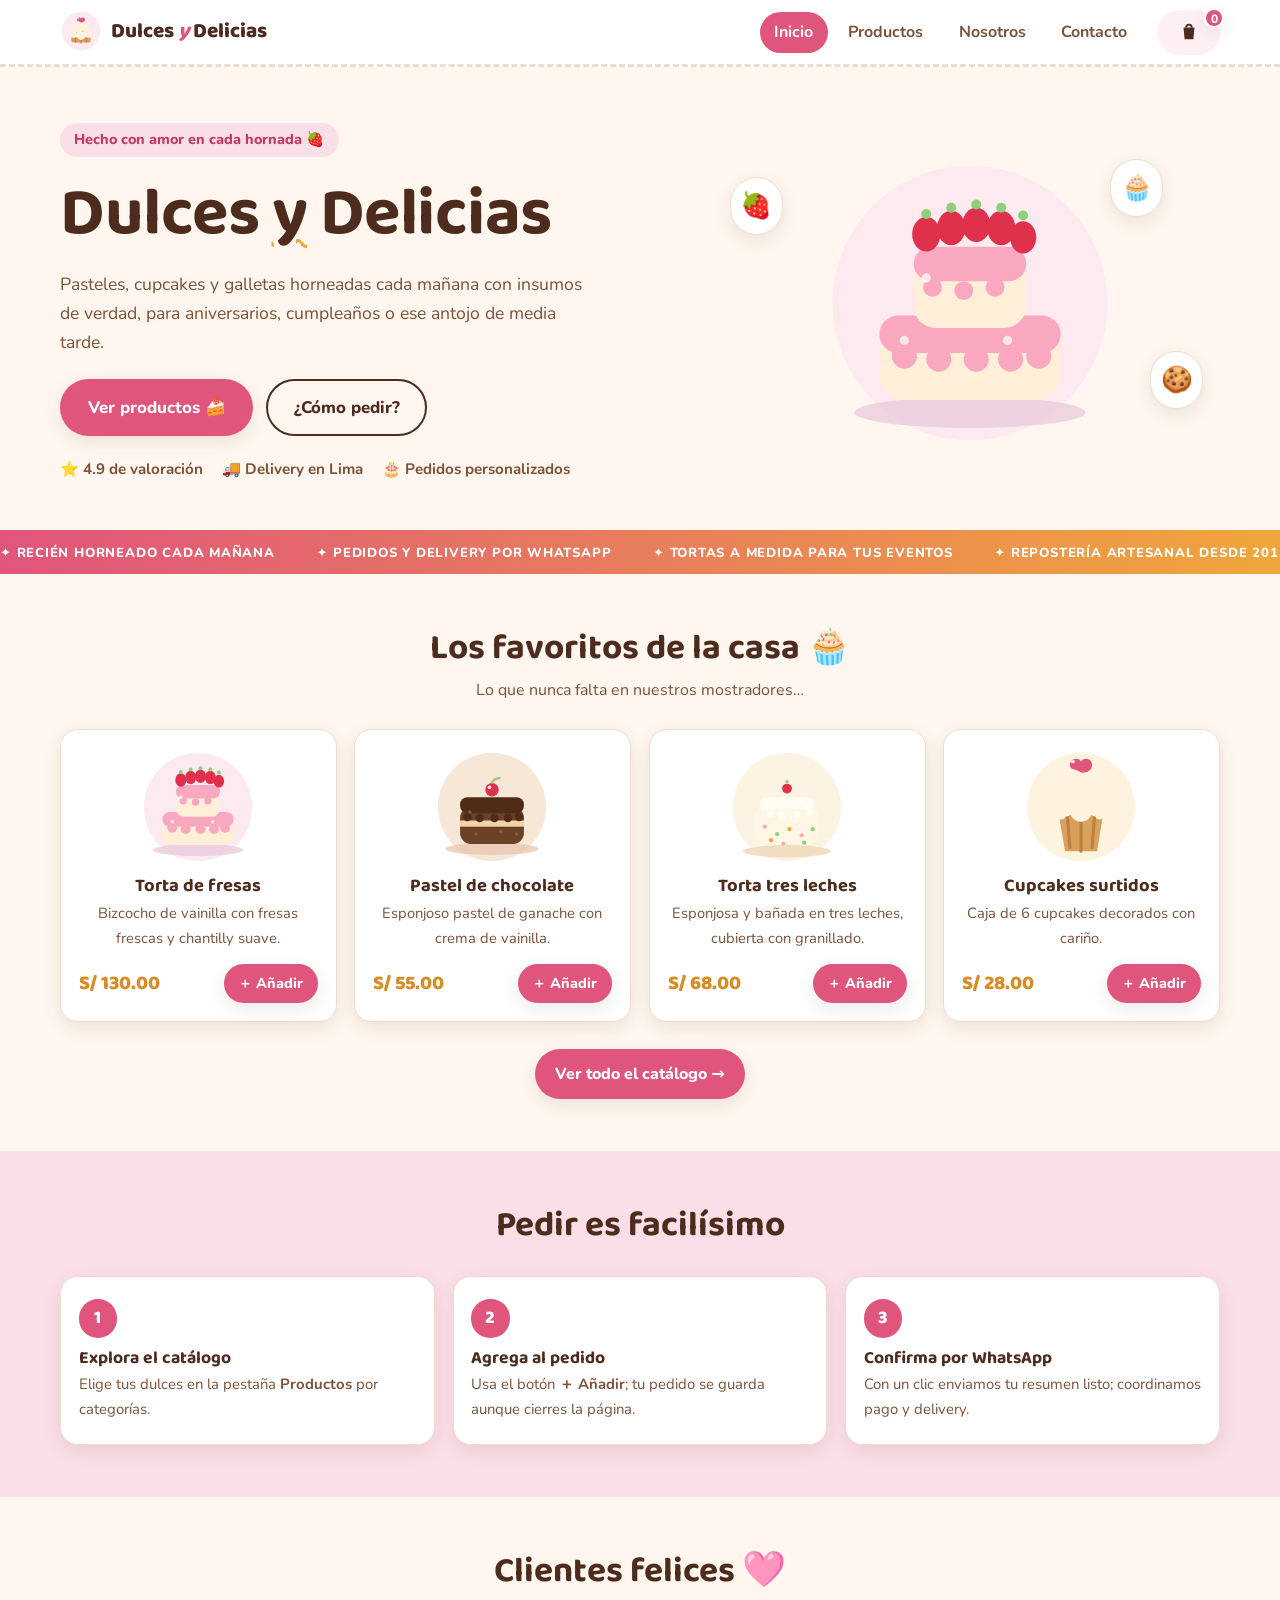
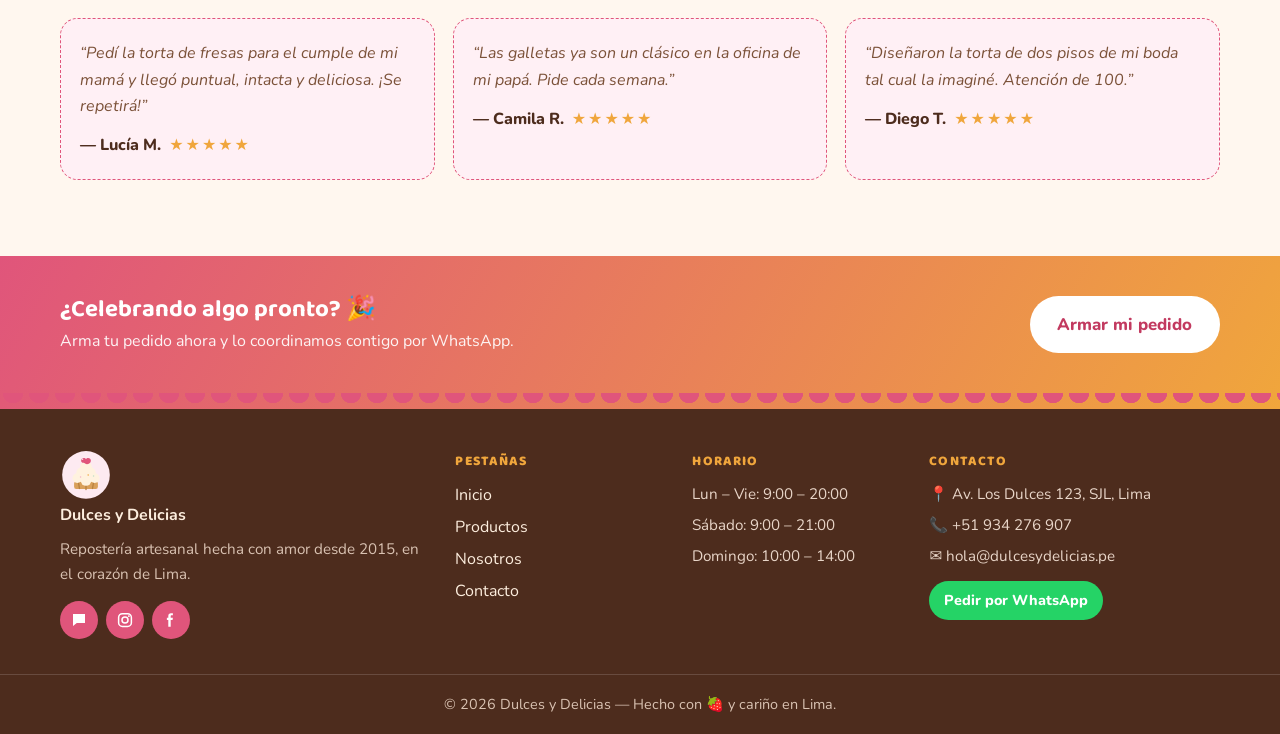
<file: index.html>
<!DOCTYPE html>
<html lang="es">
<head>
  <meta charset="UTF-8" />
  <meta name="viewport" content="width=device-width, initial-scale=1.0" />
  <title>Dulces y Delicias | Repostería artesanal en Lima</title>
  <meta name="description" content="Pasteles, cupcakes y galletas recién horneadas. Pedidos por WhatsApp y delivery en Lima." />
  <meta name="theme-color" content="#e0557b" />
  <link rel="canonical" href="https://matatenas390.github.io/DulcesyDelicias/" />
  <!-- Open Graph: así se ve la página al compartirla por WhatsApp/Facebook -->
  <meta property="og:title" content="Dulces y Delicias | Repostería artesanal en Lima" />
  <meta property="og:description" content="Pasteles, cupcakes y galletas recién horneadas. Pedidos por WhatsApp y delivery en Lima." />
  <meta property="og:type" content="website" />
  <meta property="og:url" content="https://matatenas390.github.io/DulcesyDelicias/" />
  <meta property="og:site_name" content="Dulces y Delicias" />
  <meta property="og:locale" content="es_PE" />
  <meta name="twitter:card" content="summary" />
  <meta name="twitter:title" content="Dulces y Delicias | Repostería artesanal en Lima" />
  <meta name="twitter:description" content="Pasteles, cupcakes y galletas recién horneadas. Pedidos por WhatsApp y delivery en Lima." />
  <link rel="icon" type="image/svg+xml" href="img/favicon.svg" />
  <link rel="preconnect" href="https://fonts.googleapis.com" />
  <link rel="preconnect" href="https://fonts.gstatic.com" crossorigin />
  <link href="https://fonts.googleapis.com/css2?family=Baloo+2:wght@600;700;800&family=Nunito:wght@400;600;700&display=swap" rel="stylesheet" />
  <link rel="stylesheet" href="css/styles.css" />
</head>
<body class="pg-inicio" data-pagina="index">

  <a class="skip-link" href="#contenido">Saltar al contenido principal</a>

  <header class="header">
    <nav class="container barra" aria-label="Navegación principal">
      <a class="marca" href="index.html">
        <img src="img/logo.svg" alt="" width="42" height="42" />
        <span class="marca__texto">Dulces <em>y</em> Delicias</span>
      </a>

      <ul class="menu" id="menu">
        <li><a href="index.html" aria-current="page">Inicio</a></li>
        <li><a href="productos.html">Productos</a></li>
        <li><a href="nosotros.html">Nosotros</a></li>
        <li><a href="contacto.html">Contacto</a></li>
      </ul>

      <div class="barra__acciones">
        <button id="btn-carrito" class="btn btn--icono" aria-label="Abrir mi pedido">
          <svg viewBox="0 0 24 24" width="22" height="22" aria-hidden="true">
            <path d="M6 7h12l-1.2 13H7.2L6 7z" fill="currentColor"/>
            <path d="M9 7a3 3 0 0 1 6 0" fill="none" stroke="currentColor" stroke-width="2"/>
          </svg>
          <span id="badge-carrito" class="badge" hidden>0</span>
        </button>
        <button id="btn-menu" class="btn btn--icono btn-menu" aria-expanded="false" aria-controls="menu">☰</button>
      </div>
    </nav>
  </header>

  <main id="contenido">
    <!-- ===== HERO: lo primero que se ve al entrar ===== -->
    <section class="hero">
      <div class="container hero__grid">
        <div class="hero__texto">
          <p class="etiqueta">Hecho con amor en cada hornada 🍓</p>
          <h1>Dulces <span class="subrayado">y</span> Delicias</h1>
          <p class="hero__frase">
            Pasteles, cupcakes y galletas horneadas cada mañana con insumos de verdad,
            para aniversarios, cumpleaños o ese antojo de media tarde.
          </p>
          <div class="hero__acciones">
            <a href="productos.html" class="btn btn--primario btn--grande">Ver productos 🍰</a>
            <a href="#como-pedir" class="btn btn--contorno btn--grande">¿Cómo pedir?</a>
          </div>
          <ul class="hero__mini">
            <li>⭐ 4.9 de valoración</li>
            <li>🚚 Delivery en Lima</li>
            <li>🎂 Pedidos personalizados</li>
          </ul>
        </div>

        <div class="hero__arte">
          <img src="img/torta-fresas.svg" alt="Torta de fresas con dos pisos" width="300" height="300" decoding="async" />
          <span class="flotante" style="--x:2%;  --y:8%;  --d:.3s">🍓</span>
          <span class="flotante" style="--x:78%; --y:2%;  --d:0s">🧁</span>
          <span class="flotante" style="--x:86%; --y:66%; --d:.6s">🍪</span>
        </div>
      </div>
    </section>

    <!-- ===== CINTA EN MOVIMIENTO ===== -->
    <div class="cinta" aria-hidden="true">
      <div class="cinta__pista" id="cinta-pista">
        <span>✦ Recién horneado cada mañana</span>
        <span>✦ Pedidos y delivery por WhatsApp</span>
        <span>✦ Tortas a medida para tus eventos</span>
        <span>✦ Repostería artesanal desde 2015</span>
      </div>
    </div>

    <!-- ===== PRODUCTOS DESTACADOS ===== -->
    <section id="destacados" class="seccion container">
      <h2 class="titulo-seccion aparecer">Los favoritos de la casa 🧁</h2>
      <p class="seccion-sub aparecer">Lo que nunca falta en nuestros mostradores…</p>
      <div class="grid-producto" id="grid-destacados"></div>
      <div class="centrado aparecer">
        <a href="productos.html" class="btn btn--primario">Ver todo el catálogo →</a>
      </div>
    </section>

    <!-- ===== CÓMO PEDIR ===== -->
    <section id="como-pedir" class="seccion seccion--rosa">
      <div class="container">
        <h2 class="titulo-seccion aparecer">Pedir es facilísimo</h2>
        <ol class="pasos">
          <li class="aparecer" style="--retraso:.05s">
            <span class="paso__num">1</span>
            <h3>Explora el catálogo</h3>
            <p>Elige tus dulces en la pestaña <strong>Productos</strong> por categorías.</p>
          </li>
          <li class="aparecer" style="--retraso:.15s">
            <span class="paso__num">2</span>
            <h3>Agrega al pedido</h3>
            <p>Usa el botón <strong>＋ Añadir</strong>; tu pedido se guarda aunque cierres la página.</p>
          </li>
          <li class="aparecer" style="--retraso:.25s">
            <span class="paso__num">3</span>
            <h3>Confirma por WhatsApp</h3>
            <p>Con un clic enviamos tu resumen listo; coordinamos pago y delivery.</p>
          </li>
        </ol>
      </div>
    </section>

    <!-- ===== TESTIMONIOS ===== -->
    <section class="seccion container">
      <h2 class="titulo-seccion aparecer">Clientes felices 🩷</h2>
      <div class="grid-comentario">
        <figure class="comentario aparecer" style="--retraso:0s">
          <p>“Pedí la torta de fresas para el cumple de mi mamá y llegó puntual, intacta y deliciosa. ¡Se repetirá!”</p>
          <figcaption>— Lucía M. <span class="estrellas">★★★★★</span></figcaption>
        </figure>
        <figure class="comentario aparecer" style="--retraso:.12s">
          <p>“Las galletas ya son un clásico en la oficina de mi papá. Pide cada semana.”</p>
          <figcaption>— Camila R. <span class="estrellas">★★★★★</span></figcaption>
        </figure>
        <figure class="comentario aparecer" style="--retraso:.24s">
          <p>“Diseñaron la torta de dos pisos de mi boda tal cual la imaginé. Atención de 100.”</p>
          <figcaption>— Diego T. <span class="estrellas">★★★★★</span></figcaption>
        </figure>
      </div>
    </section>

    <!-- ===== LLAMADO FINAL ===== -->
    <section class="banda-cta">
      <div class="container banda-cta__flex">
        <div>
          <h2>¿Celebrando algo pronto? 🎉</h2>
          <p>Arma tu pedido ahora y lo coordinamos contigo por WhatsApp.</p>
        </div>
        <a class="btn btn--blanco btn--grande" href="productos.html">Armar mi pedido</a>
      </div>
      <div class="ola" aria-hidden="true"></div>
    </section>
  </main>

  <!-- ===== PIE DE PÁGINA ===== -->
  <footer class="footer">
    <div class="container footer__grid">
      <div class="footer__marca">
        <img src="img/logo.svg" alt="Logotipo de Dulces y Delicias" width="52" height="52" />
        <p><strong>Dulces y Delicias</strong></p>
        <p class="footer__frase">Repostería artesanal hecha con amor desde 2015, en el corazón de Lima.</p>
        <div class="redes">
          <a class="red" href="https://wa.me/51934276907" target="_blank" rel="noopener noreferrer" aria-label="WhatsApp">
            <svg viewBox="0 0 24 24" width="18" height="18" aria-hidden="true"><path fill="currentColor" d="M4 4h16v12H9l-5 4z"/></svg>
          </a>
          <a class="red" href="#" aria-label="Instagram">
            <svg viewBox="0 0 24 24" width="18" height="18" aria-hidden="true"><rect x="3.5" y="3.5" width="17" height="17" rx="5" fill="none" stroke="currentColor" stroke-width="2"/><circle cx="12" cy="12" r="4" fill="none" stroke="currentColor" stroke-width="2"/><circle cx="17.2" cy="6.8" r="1.3" fill="currentColor"/></svg>
          </a>
          <a class="red" href="#" aria-label="Facebook">
            <svg viewBox="0 0 24 24" width="18" height="18" aria-hidden="true"><path fill="currentColor" d="M14.5 3H12c-2.3 0-3.6 1.4-3.6 3.6V9H6.5v3H8.4v9h3.2v-9h2.5l.4-3h-2.9V6.9c0-.9.3-1.3 1.3-1.3h1.6z"/></svg>
          </a>
        </div>
      </div>

      <nav class="footer__col" aria-label="Pestañas del sitio">
        <p class="footer__titulo">Pestañas</p>
        <ul>
          <li><a href="index.html">Inicio</a></li>
          <li><a href="productos.html">Productos</a></li>
          <li><a href="nosotros.html">Nosotros</a></li>
          <li><a href="contacto.html">Contacto</a></li>
        </ul>
      </nav>

      <div class="footer__col">
        <p class="footer__titulo">Horario</p>
        <ul class="footer__data">
          <li>Lun – Vie: 9:00 – 20:00</li>
          <li>Sábado: 9:00 – 21:00</li>
          <li>Domingo: 10:00 – 14:00</li>
        </ul>
      </div>

      <div class="footer__col">
        <p class="footer__titulo">Contacto</p>
        <ul class="footer__data">
          <li>📍 Av. Los Dulces 123, SJL, Lima</li>
          <li>📞 +51 934 276 907</li>
          <li>✉️ hola@dulcesydelicias.pe</li>
        </ul>
        <a class="btn btn--whatsapp btn--mini" target="_blank" rel="noopener noreferrer"
           href="https://wa.me/51934276907?text=%C2%A1Hola%20Dulces%20y%20Delicias!%20%F0%9F%A7%81%20Quiero%20hacer%20un%20pedido.">Pedir por WhatsApp</a>
      </div>
    </div>
    <p class="footer__legal">© <span class="anio">2026</span> Dulces y Delicias — Hecho con 🍓 y cariño en Lima.</p>
  </footer>

  <script src="js/script.js"></script>
</body>
</html>
</file>
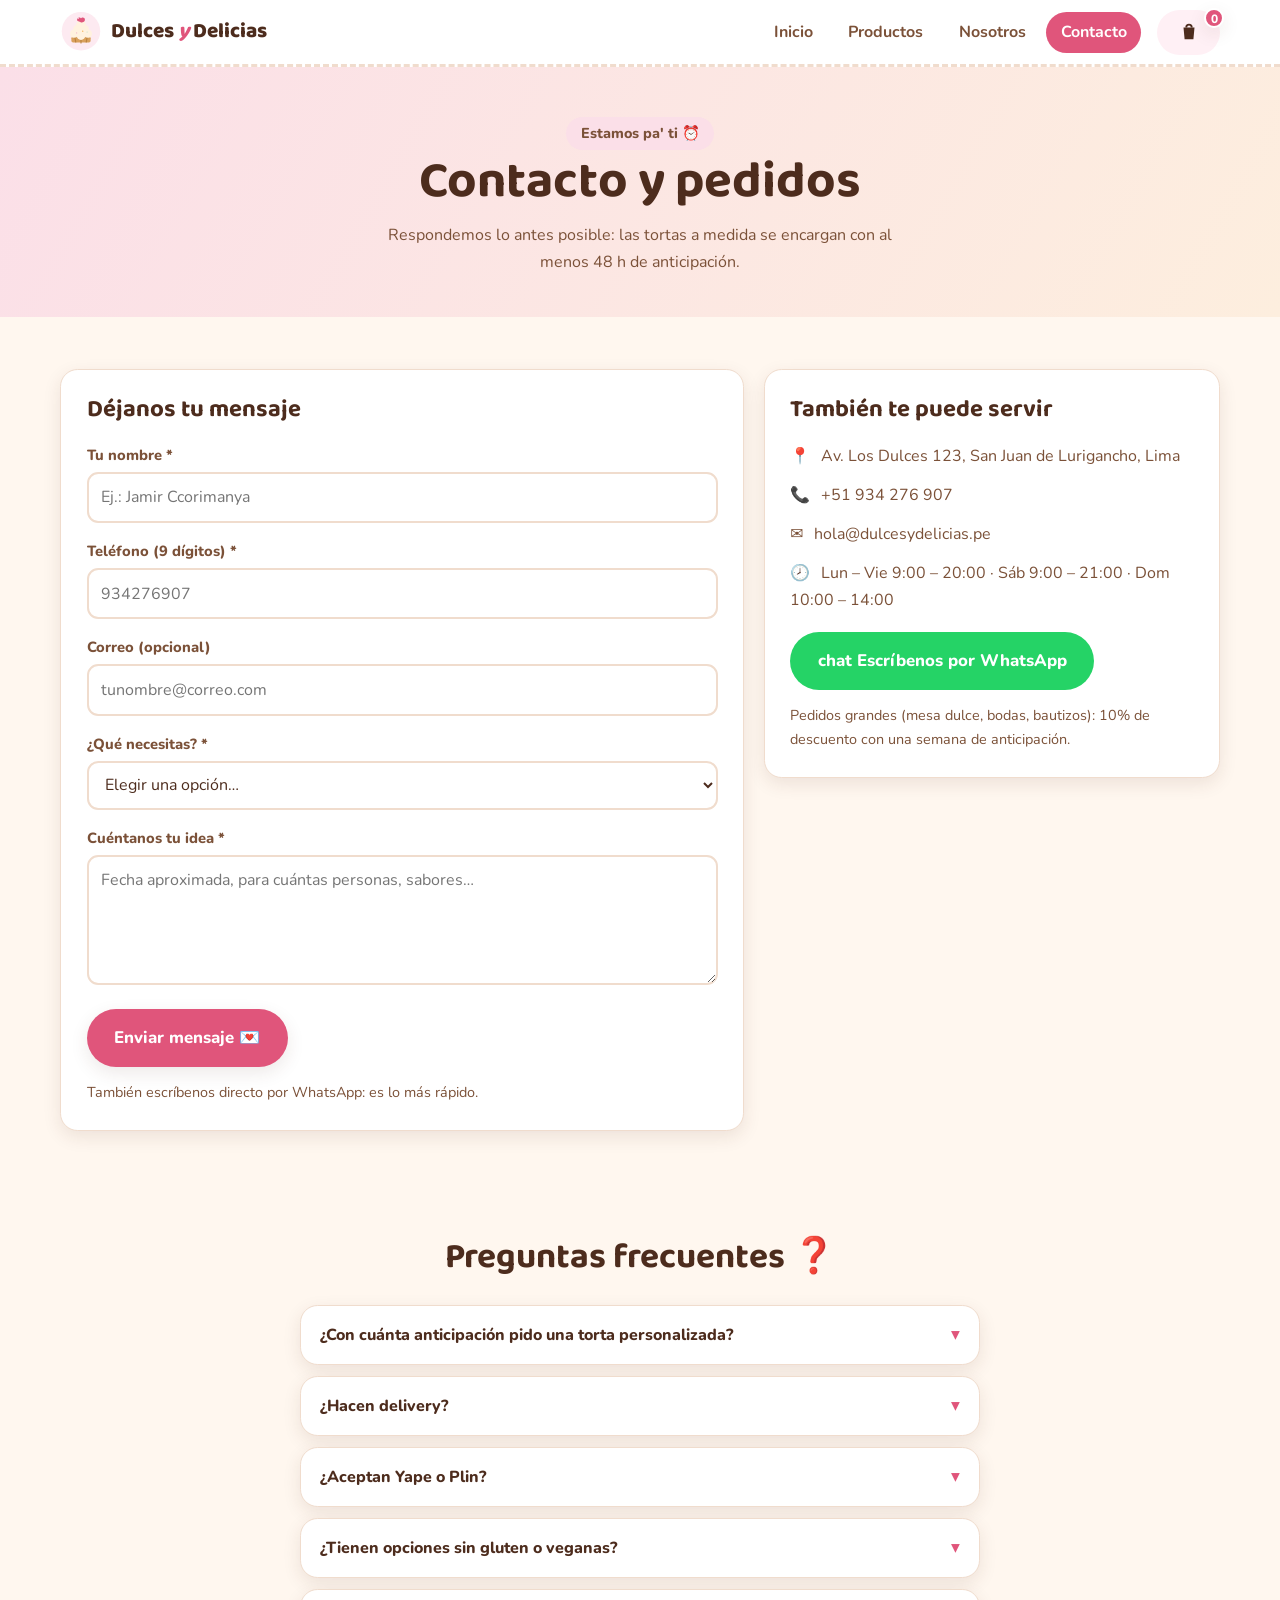
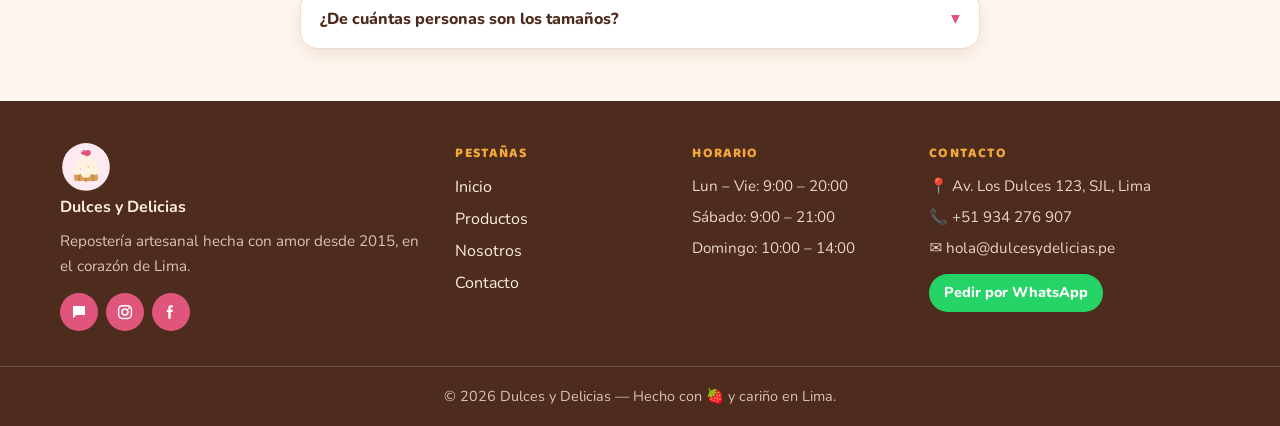
<file: contacto.html>
<!DOCTYPE html>
<html lang="es">
<head>
  <meta charset="UTF-8" />
  <meta name="viewport" content="width=device-width, initial-scale=1.0" />
  <title>Contacto | Dulces y Delicias</title>
  <meta name="description" content="Escríbenos por WhatsApp o déjanos tu mensaje: tortas personalizadas, eventos y consultas." />
  <meta name="theme-color" content="#e0557b" />
  <link rel="canonical" href="https://matatenas390.github.io/DulcesyDelicias/contacto.html" />
  <meta property="og:title" content="Contacto | Dulces y Delicias" />
  <meta property="og:description" content="Escríbenos por WhatsApp o déjanos tu mensaje: tortas personalizadas, eventos y consultas." />
  <meta property="og:type" content="website" />
  <meta property="og:url" content="https://matatenas390.github.io/DulcesyDelicias/contacto.html" />
  <meta property="og:site_name" content="Dulces y Delicias" />
  <meta property="og:locale" content="es_PE" />
  <meta name="twitter:card" content="summary" />
  <meta name="twitter:title" content="Contacto | Dulces y Delicias" />
  <meta name="twitter:description" content="Escríbenos por WhatsApp o déjanos tu mensaje: tortas personalizadas, eventos y consultas." />
  <link rel="icon" type="image/svg+xml" href="img/favicon.svg" />
  <link rel="preconnect" href="https://fonts.googleapis.com" />
  <link rel="preconnect" href="https://fonts.gstatic.com" crossorigin />
  <link href="https://fonts.googleapis.com/css2?family=Baloo+2:wght@600;700;800&family=Nunito:wght@400;600;700&display=swap" rel="stylesheet" />
  <link rel="stylesheet" href="css/styles.css" />
</head>
<body class="pg-contacto" data-pagina="contacto">

  <a class="skip-link" href="#contenido">Saltar al contenido principal</a>

  <header class="header">
    <nav class="container barra" aria-label="Navegación principal">
      <a class="marca" href="index.html">
        <img src="img/logo.svg" alt="" width="42" height="42" />
        <span class="marca__texto">Dulces <em>y</em> Delicias</span>
      </a>

      <ul class="menu" id="menu">
        <li><a href="index.html">Inicio</a></li>
        <li><a href="productos.html">Productos</a></li>
        <li><a href="nosotros.html">Nosotros</a></li>
        <li><a href="contacto.html" aria-current="page">Contacto</a></li>
      </ul>

      <div class="barra__acciones">
        <button id="btn-carrito" class="btn btn--icono" aria-label="Abrir mi pedido">
          <svg viewBox="0 0 24 24" width="22" height="22" aria-hidden="true">
            <path d="M6 7h12l-1.2 13H7.2L6 7z" fill="currentColor"/>
            <path d="M9 7a3 3 0 0 1 6 0" fill="none" stroke="currentColor" stroke-width="2"/>
          </svg>
          <span id="badge-carrito" class="badge" hidden>0</span>
        </button>
        <button id="btn-menu" class="btn btn--icono btn-menu" aria-expanded="false" aria-controls="menu">☰</button>
      </div>
    </nav>
  </header>

  <main id="contenido">
    <!-- ===== ENCABEZADO ===== -->
    <div class="cabecera-mini">
      <div class="container">
        <p class="etiqueta">Estamos pa' ti ⏰</p>
        <h1>Contacto y pedidos</h1>
        <p>Respondemos lo antes posible: las tortas a medida se encargan con al menos 48 h de anticipación.</p>
      </div>
    </div>

    <!-- ===== FORMULARIO + INFO ===== -->
    <section class="seccion container contacto-grid">
      <!-- Formulario con validación en JS -->
      <form id="form-contacto" class="form-tarjeta" novalidate>
        <h2>Déjanos tu mensaje</h2>

        <div class="campo">
          <label for="nombre">Tu nombre *</label>
          <input id="nombre" name="nombre" type="text" placeholder="Ej.: Jamir Ccorimanya" autocomplete="name" maxlength="60" required aria-describedby="err-nombre" />
          <p class="campo-error" id="err-nombre" aria-live="polite"></p>
        </div>

        <div class="campo">
          <label for="telefono">Teléfono (9 dígitos) *</label>
          <input id="telefono" name="telefono" type="tel" placeholder="934276907" inputmode="numeric" autocomplete="tel" maxlength="9" pattern="9[0-9]{8}" required aria-describedby="err-telefono" />
          <p class="campo-error" id="err-telefono" aria-live="polite"></p>
        </div>

        <div class="campo">
          <label for="correo">Correo (opcional)</label>
          <input id="correo" name="correo" type="email" placeholder="tunombre@correo.com" autocomplete="email" maxlength="80" aria-describedby="err-correo" />
          <p class="campo-error" id="err-correo" aria-live="polite"></p>
        </div>

        <div class="campo">
          <label for="tema">¿Qué necesitas? *</label>
          <select id="tema" name="tema" required aria-describedby="err-tema">
            <option value="" selected>Elegir una opción…</option>
            <option value="torta">Torta personalizada 🎂</option>
            <option value="eventos">Eventos 🎉</option>
            <option value="pedido">Pedido del catálogo 🛍️</option>
            <option value="otra">Otra consulta 💬</option>
          </select>
          <p class="campo-error" id="err-tema" aria-live="polite"></p>
        </div>

        <div class="campo">
          <label for="mensaje">Cuéntanos tu idea *</label>
          <textarea id="mensaje" name="mensaje" rows="4" maxlength="600" required aria-describedby="err-mensaje" placeholder="Fecha aproximada, para cuántas personas, sabores…"></textarea>
          <p class="campo-error" id="err-mensaje" aria-live="polite"></p>
        </div>

        <button type="submit" class="btn btn--primario btn--grande">Enviar mensaje 💌</button>
        <p class="form-nota">También escríbenos directo por WhatsApp: es lo más rápido.</p>
      </form>

      <!-- Datos y accesos rápidos -->
      <aside class="form-tarjeta info-contacto">
        <h2>También te puede servir</h2>
        <ul class="info-lista">
          <li><span>📍</span> Av. Los Dulces 123, San Juan de Lurigancho, Lima</li>
          <li><span>📞</span> +51 934 276 907</li>
          <li><span>✉️</span> hola@dulcesydelicias.pe</li>
          <li><span>🕗</span> Lun – Vie 9:00 – 20:00 · Sáb 9:00 – 21:00 · Dom 10:00 – 14:00</li>
        </ul>
        <a class="btn btn--whatsapp btn--grande" target="_blank" rel="noopener noreferrer"
           href="https://wa.me/51934276907?text=%C2%A1Hola%20Dulces%20y%20Delicias!%20%F0%9F%A7%81%20Quiero%20hacer%20un%20pedido.">chat Escríbenos por WhatsApp</a>
        <p class="form-nota">Pedidos grandes (mesa dulce, bodas, bautizos): 10% de descuento con una semana de anticipación.</p>
      </aside>
    </section>

    <!-- ===== PREGUNTAS FRECUENTES ===== -->
    <section class="seccion container">
      <h2 class="titulo-seccion aparecer">Preguntas frecuentes ❓</h2>
      <div class="faq">
        <details class="faq-item aparecer">
          <summary>¿Con cuánta anticipación pido una torta personalizada?</summary>
          <p>Con un mínimo de 48 horas; para eventos grandes, una semana idealmente.</p>
        </details>
        <details class="faq-item aparecer" style="--retraso:.08s">
          <summary>¿Hacen delivery?</summary>
          <p>Sí, en Lima Metropolitana (S/ 8; gratis en pedidos desde S/ 100).</p>
        </details>
        <details class="faq-item aparecer" style="--retraso:.16s">
          <summary>¿Aceptan Yape o Plin?</summary>
          <p>Sí, ambos; también efectivo contra entrega.</p>
        </details>
        <details class="faq-item aparecer" style="--retraso:.24s">
          <summary>¿Tienen opciones sin gluten o veganas?</summary>
          <p>Sí: torta de plátano sin gluten y alfajores veganos; pídelas con 72 h de anticipación.</p>
        </details>
        <details class="faq-item aparecer" style="--retraso:.32s">
          <summary>¿De cuántas personas son los tamaños?</summary>
          <p>La torta estándar sirve 12 porciones; consulta tamaños de 6, 20 y por mesas dulces.</p>
        </details>
      </div>
    </section>
  </main>

  <!-- ===== PIE DE PÁGINA ===== -->
  <footer class="footer">
    <div class="container footer__grid">
      <div class="footer__marca">
        <img src="img/logo.svg" alt="Logotipo de Dulces y Delicias" width="52" height="52" />
        <p><strong>Dulces y Delicias</strong></p>
        <p class="footer__frase">Repostería artesanal hecha con amor desde 2015, en el corazón de Lima.</p>
        <div class="redes">
          <a class="red" href="https://wa.me/51934276907" target="_blank" rel="noopener noreferrer" aria-label="WhatsApp">
            <svg viewBox="0 0 24 24" width="18" height="18" aria-hidden="true"><path fill="currentColor" d="M4 4h16v12H9l-5 4z"/></svg>
          </a>
          <a class="red" href="#" aria-label="Instagram">
            <svg viewBox="0 0 24 24" width="18" height="18" aria-hidden="true"><rect x="3.5" y="3.5" width="17" height="17" rx="5" fill="none" stroke="currentColor" stroke-width="2"/><circle cx="12" cy="12" r="4" fill="none" stroke="currentColor" stroke-width="2"/><circle cx="17.2" cy="6.8" r="1.3" fill="currentColor"/></svg>
          </a>
          <a class="red" href="#" aria-label="Facebook">
            <svg viewBox="0 0 24 24" width="18" height="18" aria-hidden="true"><path fill="currentColor" d="M14.5 3H12c-2.3 0-3.6 1.4-3.6 3.6V9H6.5v3H8.4v9h3.2v-9h2.5l.4-3h-2.9V6.9c0-.9.3-1.3 1.3-1.3h1.6z"/></svg>
          </a>
        </div>
      </div>

      <nav class="footer__col" aria-label="Pestañas del sitio">
        <p class="footer__titulo">Pestañas</p>
        <ul>
          <li><a href="index.html">Inicio</a></li>
          <li><a href="productos.html">Productos</a></li>
          <li><a href="nosotros.html">Nosotros</a></li>
          <li><a href="contacto.html">Contacto</a></li>
        </ul>
      </nav>

      <div class="footer__col">
        <p class="footer__titulo">Horario</p>
        <ul class="footer__data">
          <li>Lun – Vie: 9:00 – 20:00</li>
          <li>Sábado: 9:00 – 21:00</li>
          <li>Domingo: 10:00 – 14:00</li>
        </ul>
      </div>

      <div class="footer__col">
        <p class="footer__titulo">Contacto</p>
        <ul class="footer__data">
          <li>📍 Av. Los Dulces 123, SJL, Lima</li>
          <li>📞 +51 934 276 907</li>
          <li>✉️ hola@dulcesydelicias.pe</li>
        </ul>
        <a class="btn btn--whatsapp btn--mini" target="_blank" rel="noopener noreferrer"
           href="https://wa.me/51934276907?text=%C2%A1Hola%20Dulces%20y%20Delicias!%20%F0%9F%A7%81%20Quiero%20hacer%20un%20pedido.">Pedir por WhatsApp</a>
      </div>
    </div>
    <p class="footer__legal">© <span class="anio">2026</span> Dulces y Delicias — Hecho con 🍓 y cariño en Lima.</p>
  </footer>

  <script src="js/script.js"></script>
</body>
</html>
</file>
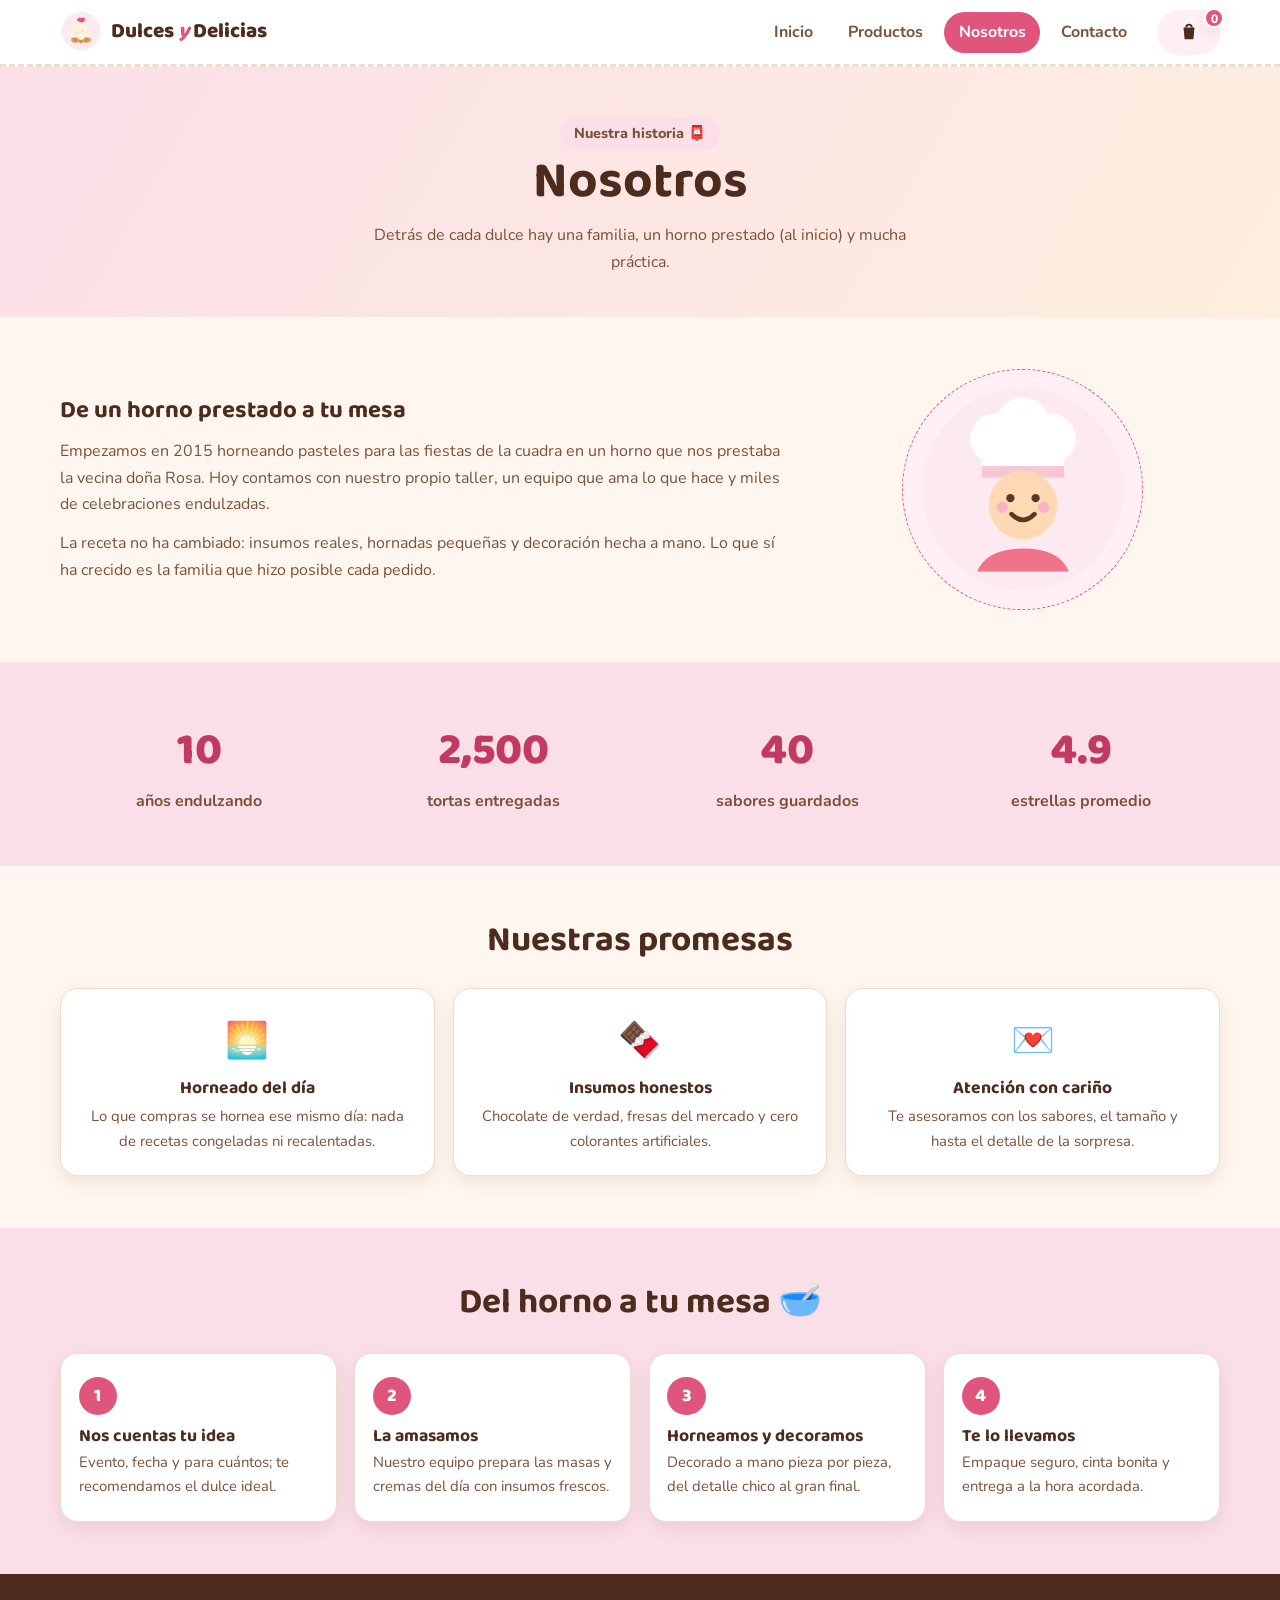
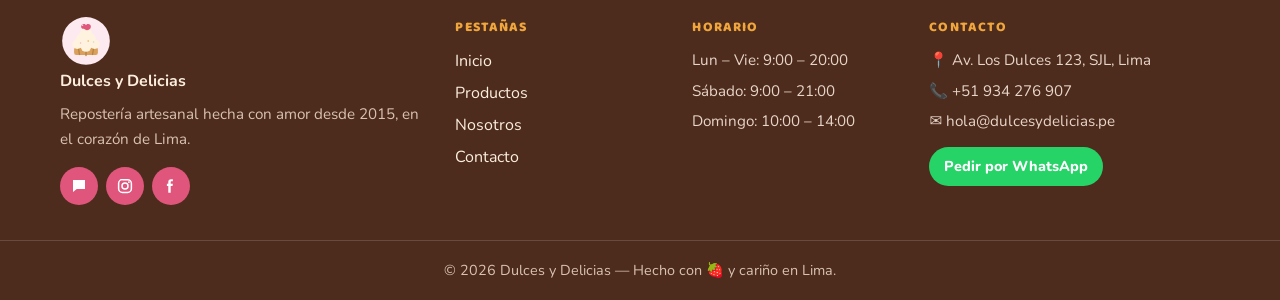
<file: nosotros.html>
<!DOCTYPE html>
<html lang="es">
<head>
  <meta charset="UTF-8" />
  <meta name="viewport" content="width=device-width, initial-scale=1.0" />
  <title>Nosotros | Dulces y Delicias</title>
  <meta name="description" content="Historia, promesas y proceso detrás de cada dulce de Dulces y Delicias, repostería artesanal de Lima." />
  <meta name="theme-color" content="#e0557b" />
  <link rel="canonical" href="https://matatenas390.github.io/DulcesyDelicias/nosotros.html" />
  <meta property="og:title" content="Nosotros | Dulces y Delicias" />
  <meta property="og:description" content="Historia, promesas y proceso detrás de cada dulce de Dulces y Delicias, repostería artesanal de Lima." />
  <meta property="og:type" content="website" />
  <meta property="og:url" content="https://matatenas390.github.io/DulcesyDelicias/nosotros.html" />
  <meta property="og:site_name" content="Dulces y Delicias" />
  <meta property="og:locale" content="es_PE" />
  <meta name="twitter:card" content="summary" />
  <meta name="twitter:title" content="Nosotros | Dulces y Delicias" />
  <meta name="twitter:description" content="Historia, promesas y proceso detrás de cada dulce de Dulces y Delicias, repostería artesanal de Lima." />
  <link rel="icon" type="image/svg+xml" href="img/favicon.svg" />
  <link rel="preconnect" href="https://fonts.googleapis.com" />
  <link rel="preconnect" href="https://fonts.gstatic.com" crossorigin />
  <link href="https://fonts.googleapis.com/css2?family=Baloo+2:wght@600;700;800&family=Nunito:wght@400;600;700&display=swap" rel="stylesheet" />
  <link rel="stylesheet" href="css/styles.css" />
</head>
<body class="pg-nosotros" data-pagina="nosotros">

  <a class="skip-link" href="#contenido">Saltar al contenido principal</a>

  <header class="header">
    <nav class="container barra" aria-label="Navegación principal">
      <a class="marca" href="index.html">
        <img src="img/logo.svg" alt="" width="42" height="42" />
        <span class="marca__texto">Dulces <em>y</em> Delicias</span>
      </a>

      <ul class="menu" id="menu">
        <li><a href="index.html">Inicio</a></li>
        <li><a href="productos.html">Productos</a></li>
        <li><a href="nosotros.html" aria-current="page">Nosotros</a></li>
        <li><a href="contacto.html">Contacto</a></li>
      </ul>

      <div class="barra__acciones">
        <button id="btn-carrito" class="btn btn--icono" aria-label="Abrir mi pedido">
          <svg viewBox="0 0 24 24" width="22" height="22" aria-hidden="true">
            <path d="M6 7h12l-1.2 13H7.2L6 7z" fill="currentColor"/>
            <path d="M9 7a3 3 0 0 1 6 0" fill="none" stroke="currentColor" stroke-width="2"/>
          </svg>
          <span id="badge-carrito" class="badge" hidden>0</span>
        </button>
        <button id="btn-menu" class="btn btn--icono btn-menu" aria-expanded="false" aria-controls="menu">☰</button>
      </div>
    </nav>
  </header>

  <main id="contenido">
    <!-- ===== ENCABEZADO ===== -->
    <div class="cabecera-mini">
      <div class="container">
        <p class="etiqueta">Nuestra historia 📮</p>
        <h1>Nosotros</h1>
        <p>Detrás de cada dulce hay una familia, un horno prestado (al inicio) y mucha práctica.</p>
      </div>
    </div>

    <!-- ===== HISTORIA ===== -->
    <section class="seccion container nosotros-grid">
      <div class="nosotros__texto">
        <h2>De un horno prestado a tu mesa</h2>
        <p>
          Empezamos en 2015 horneando pasteles para las fiestas de la cuadra en un horno
          que nos prestaba la vecina doña Rosa. Hoy contamos con nuestro propio
          taller, un equipo que ama lo que hace y miles de celebraciones endulzadas.
        </p>
        <p>
          La receta no ha cambiado: insumos reales, hornadas pequeñas y decoración
          hecha a mano. Lo que sí ha crecido es la familia que hizo posible cada pedido.
        </p>
      </div>
      <figure class="nosotros__retrato aparecer">
        <img src="img/chef.svg" alt="Ilustración de nuestro repostero con su gorrito" width="220" height="220" />
      </figure>
    </section>

    <!-- ===== NÚMEROS (se animan al entrar en pantalla) ===== -->
    <section class="seccion seccion--rosa metricas">
      <div class="container metricas__grid">
        <div class="metrica aparecer"><span class="metrica__num" data-valor="10" data-decimales="0">0</span><span class="metrica__etiqueta">años endulzando</span></div>
        <div class="metrica aparecer" style="--retraso:.08s"><span class="metrica__num" data-valor="2500" data-decimales="0">0</span><span class="metrica__etiqueta">tortas entregadas</span></div>
        <div class="metrica aparecer" style="--retraso:.16s"><span class="metrica__num" data-valor="40" data-decimales="0">0</span><span class="metrica__etiqueta">sabores guardados</span></div>
        <div class="metrica aparecer" style="--retraso:.24s"><span class="metrica__num" data-valor="4.9" data-decimales="1">0</span><span class="metrica__etiqueta">estrellas promedio</span></div>
      </div>
    </section>

    <!-- ===== PROMESAS ===== -->
    <section class="seccion container">
      <h2 class="titulo-seccion aparecer">Nuestras promesas</h2>
      <div class="grid-valor">
        <article class="valor aparecer" style="--retraso:0s">
          <span class="valor__icono">🌅</span>
          <h3>Horneado del día</h3>
          <p>Lo que compras se hornea ese mismo día: nada de recetas congeladas ni recalentadas.</p>
        </article>
        <article class="valor aparecer" style="--retraso:.1s">
          <span class="valor__icono">🍫</span>
          <h3>Insumos honestos</h3>
          <p>Chocolate de verdad, fresas del mercado y cero colorantes artificiales.</p>
        </article>
        <article class="valor aparecer" style="--retraso:.2s">
          <span class="valor__icono">💌</span>
          <h3>Atención con cariño</h3>
          <p>Te asesoramos con los sabores, el tamaño y hasta el detalle de la sorpresa.</p>
        </article>
      </div>
    </section>

    <!-- ===== PROCESO ===== -->
    <section class="seccion seccion--rosa">
      <div class="container">
        <h2 class="titulo-seccion aparecer"> Del horno a tu mesa 🥣</h2>
        <ol class="pasos">
          <li class="aparecer" style="--retraso:.05s">
            <span class="paso__num">1</span>
            <h3>Nos cuentas tu idea</h3>
            <p>Evento, fecha y para cuántos; te recomendamos el dulce ideal.</p>
          </li>
          <li class="aparecer" style="--retraso:.15s">
            <span class="paso__num">2</span>
            <h3>La amasamos</h3>
            <p>Nuestro equipo prepara las masas y cremas del día con insumos frescos.</p>
          </li>
          <li class="aparecer" style="--retraso:.25s">
            <span class="paso__num">3</span>
            <h3>Horneamos y decoramos</h3>
            <p>Decorado a mano pieza por pieza, del detalle chico al gran final.</p>
          </li>
          <li class="aparecer" style="--retraso:.35s">
            <span class="paso__num">4</span>
            <h3>Te lo llevamos</h3>
            <p>Empaque seguro, cinta bonita y entrega a la hora acordada.</p>
          </li>
        </ol>
      </div>
    </section>
  </main>

  <!-- ===== PIE DE PÁGINA ===== -->
  <footer class="footer">
    <div class="container footer__grid">
      <div class="footer__marca">
        <img src="img/logo.svg" alt="Logotipo de Dulces y Delicias" width="52" height="52" />
        <p><strong>Dulces y Delicias</strong></p>
        <p class="footer__frase">Repostería artesanal hecha con amor desde 2015, en el corazón de Lima.</p>
        <div class="redes">
          <a class="red" href="https://wa.me/51934276907" target="_blank" rel="noopener noreferrer" aria-label="WhatsApp">
            <svg viewBox="0 0 24 24" width="18" height="18" aria-hidden="true"><path fill="currentColor" d="M4 4h16v12H9l-5 4z"/></svg>
          </a>
          <a class="red" href="#" aria-label="Instagram">
            <svg viewBox="0 0 24 24" width="18" height="18" aria-hidden="true"><rect x="3.5" y="3.5" width="17" height="17" rx="5" fill="none" stroke="currentColor" stroke-width="2"/><circle cx="12" cy="12" r="4" fill="none" stroke="currentColor" stroke-width="2"/><circle cx="17.2" cy="6.8" r="1.3" fill="currentColor"/></svg>
          </a>
          <a class="red" href="#" aria-label="Facebook">
            <svg viewBox="0 0 24 24" width="18" height="18" aria-hidden="true"><path fill="currentColor" d="M14.5 3H12c-2.3 0-3.6 1.4-3.6 3.6V9H6.5v3H8.4v9h3.2v-9h2.5l.4-3h-2.9V6.9c0-.9.3-1.3 1.3-1.3h1.6z"/></svg>
          </a>
        </div>
      </div>

      <nav class="footer__col" aria-label="Pestañas del sitio">
        <p class="footer__titulo">Pestañas</p>
        <ul>
          <li><a href="index.html">Inicio</a></li>
          <li><a href="productos.html">Productos</a></li>
          <li><a href="nosotros.html">Nosotros</a></li>
          <li><a href="contacto.html">Contacto</a></li>
        </ul>
      </nav>

      <div class="footer__col">
        <p class="footer__titulo">Horario</p>
        <ul class="footer__data">
          <li>Lun – Vie: 9:00 – 20:00</li>
          <li>Sábado: 9:00 – 21:00</li>
          <li>Domingo: 10:00 – 14:00</li>
        </ul>
      </div>

      <div class="footer__col">
        <p class="footer__titulo">Contacto</p>
        <ul class="footer__data">
          <li>📍 Av. Los Dulces 123, SJL, Lima</li>
          <li>📞 +51 934 276 907</li>
          <li>✉️ hola@dulcesydelicias.pe</li>
        </ul>
        <a class="btn btn--whatsapp btn--mini" target="_blank" rel="noopener noreferrer"
           href="https://wa.me/51934276907?text=%C2%A1Hola%20Dulces%20y%20Delicias!%20%F0%9F%A7%81%20Quiero%20hacer%20un%20pedido.">Pedir por WhatsApp</a>
      </div>
    </div>
    <p class="footer__legal">© <span class="anio">2026</span> Dulces y Delicias — Hecho con 🍓 y cariño en Lima.</p>
  </footer>

  <script src="js/script.js"></script>
</body>
</html>
</file>
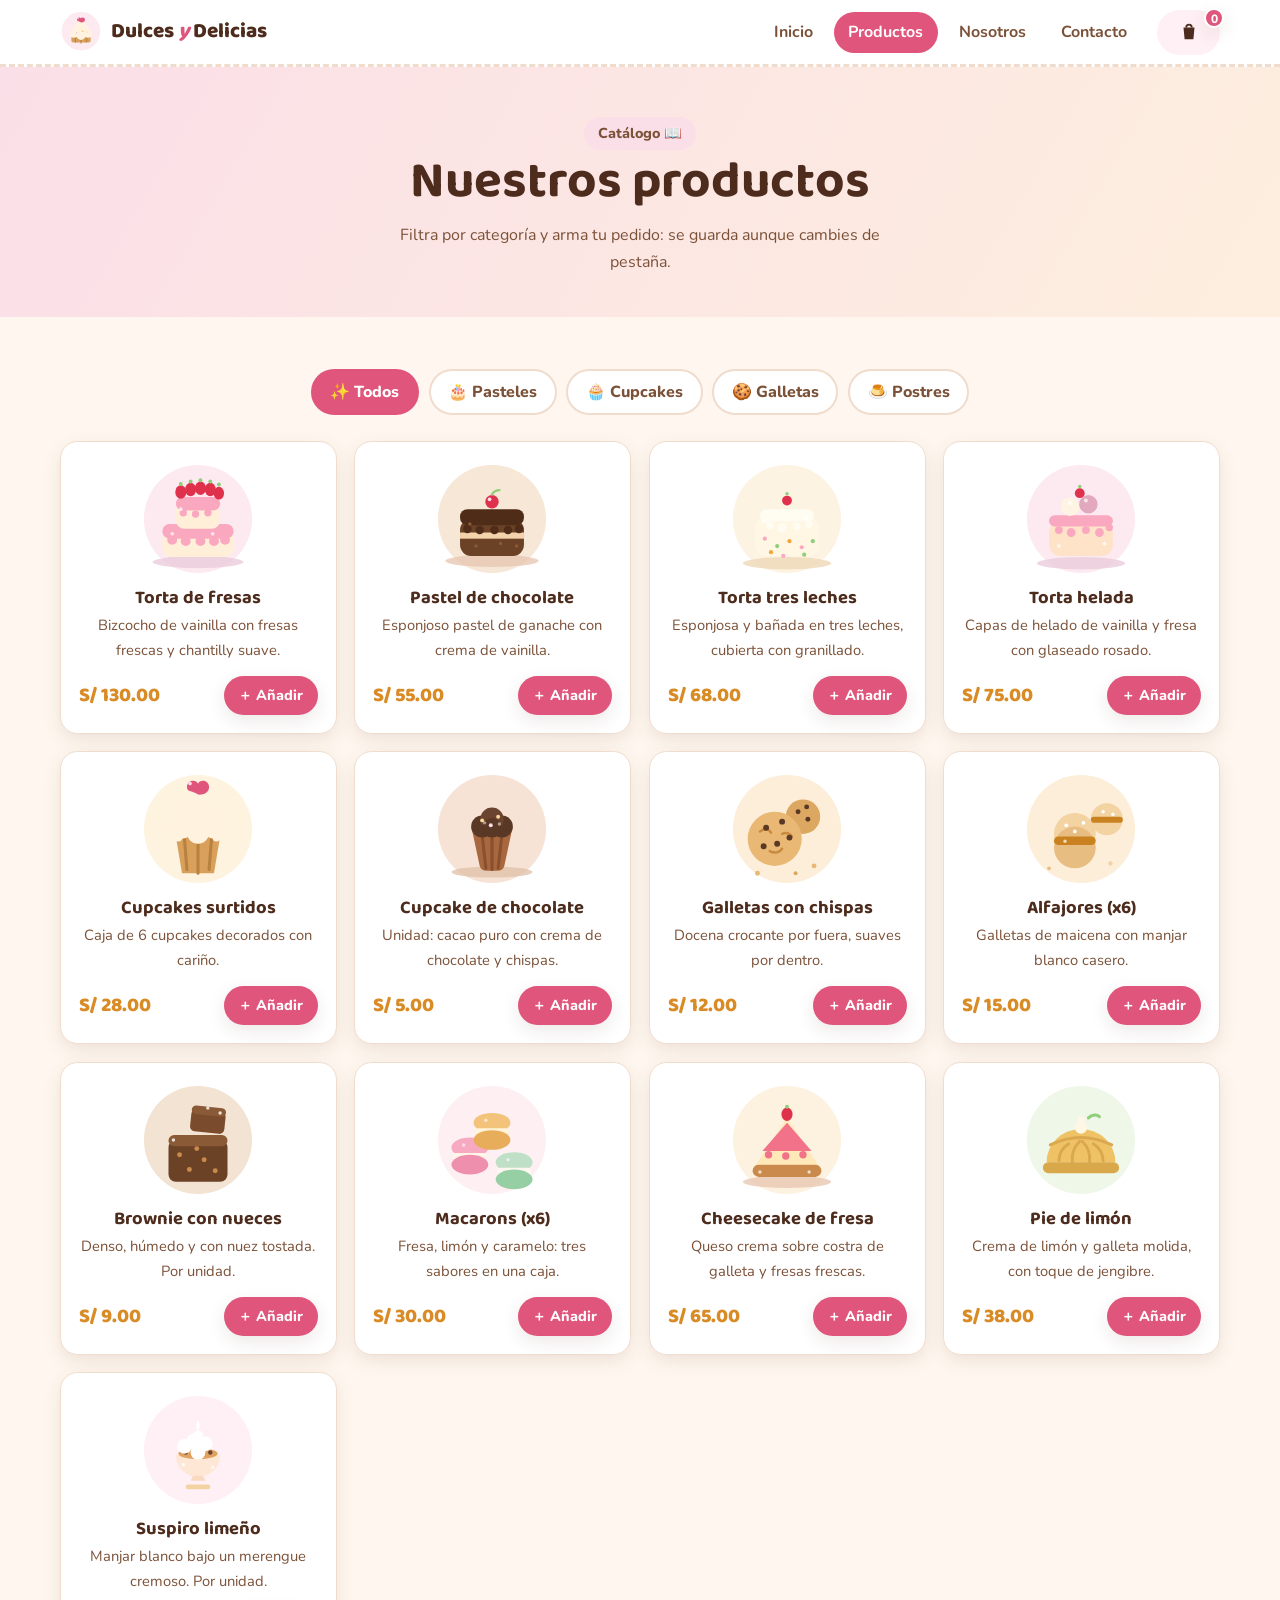
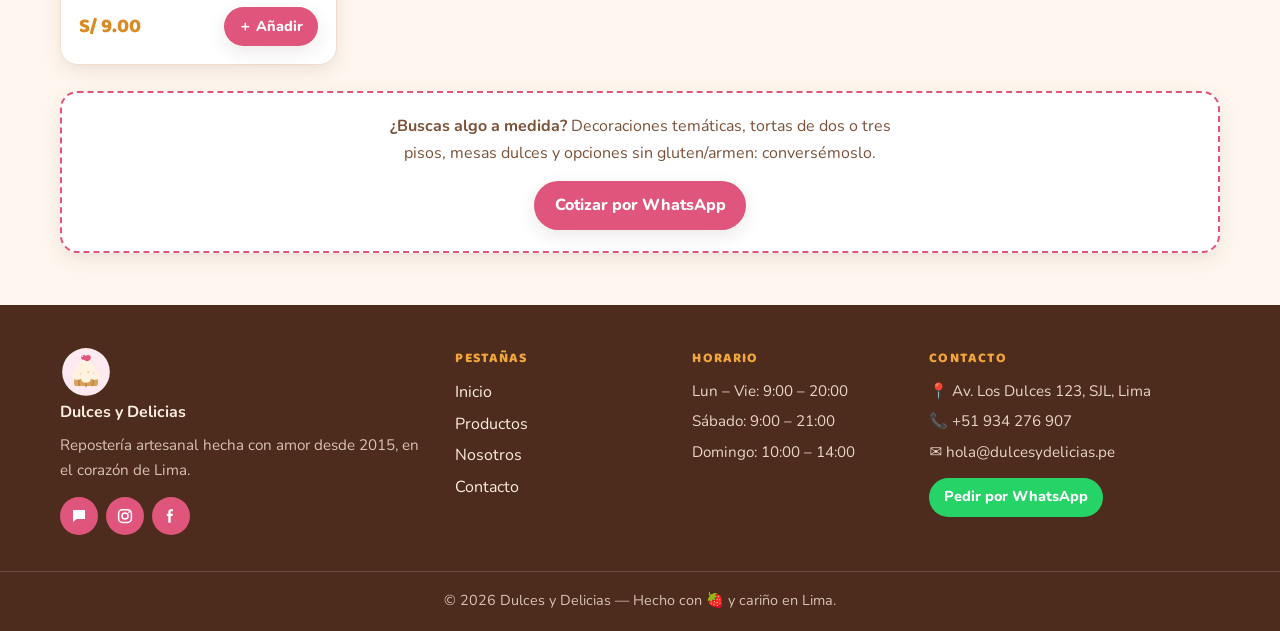
<file: productos.html>
<!DOCTYPE html>
<html lang="es">
<head>
  <meta charset="UTF-8" />
  <meta name="viewport" content="width=device-width, initial-scale=1.0" />
  <title>Productos | Dulces y Delicias</title>
  <meta name="description" content="Catálogo de pasteles, cupcakes, galletas y postres. Filtra por categoría y arma tu pedido." />
  <meta name="theme-color" content="#e0557b" />
  <link rel="canonical" href="https://matatenas390.github.io/DulcesyDelicias/productos.html" />
  <meta property="og:title" content="Productos | Dulces y Delicias" />
  <meta property="og:description" content="Catálogo de pasteles, cupcakes, galletas y postres. Filtra por categoría y arma tu pedido." />
  <meta property="og:type" content="website" />
  <meta property="og:url" content="https://matatenas390.github.io/DulcesyDelicias/productos.html" />
  <meta property="og:site_name" content="Dulces y Delicias" />
  <meta property="og:locale" content="es_PE" />
  <meta name="twitter:card" content="summary" />
  <meta name="twitter:title" content="Productos | Dulces y Delicias" />
  <meta name="twitter:description" content="Catálogo de pasteles, cupcakes, galletas y postres. Filtra por categoría y arma tu pedido." />
  <link rel="icon" type="image/svg+xml" href="img/favicon.svg" />
  <link rel="preconnect" href="https://fonts.googleapis.com" />
  <link rel="preconnect" href="https://fonts.gstatic.com" crossorigin />
  <link href="https://fonts.googleapis.com/css2?family=Baloo+2:wght@600;700;800&family=Nunito:wght@400;600;700&display=swap" rel="stylesheet" />
  <link rel="stylesheet" href="css/styles.css" />
</head>
<body class="pg-productos" data-pagina="productos">

  <a class="skip-link" href="#contenido">Saltar al contenido principal</a>

  <header class="header">
    <nav class="container barra" aria-label="Navegación principal">
      <a class="marca" href="index.html">
        <img src="img/logo.svg" alt="" width="42" height="42" />
        <span class="marca__texto">Dulces <em>y</em> Delicias</span>
      </a>

      <ul class="menu" id="menu">
        <li><a href="index.html">Inicio</a></li>
        <li><a href="productos.html" aria-current="page">Productos</a></li>
        <li><a href="nosotros.html">Nosotros</a></li>
        <li><a href="contacto.html">Contacto</a></li>
      </ul>

      <div class="barra__acciones">
        <button id="btn-carrito" class="btn btn--icono" aria-label="Abrir mi pedido">
          <svg viewBox="0 0 24 24" width="22" height="22" aria-hidden="true">
            <path d="M6 7h12l-1.2 13H7.2L6 7z" fill="currentColor"/>
            <path d="M9 7a3 3 0 0 1 6 0" fill="none" stroke="currentColor" stroke-width="2"/>
          </svg>
          <span id="badge-carrito" class="badge" hidden>0</span>
        </button>
        <button id="btn-menu" class="btn btn--icono btn-menu" aria-expanded="false" aria-controls="menu">☰</button>
      </div>
    </nav>
  </header>

  <main id="contenido">
    <!-- ===== ENCABEZADO DE LA PÁGINA ===== -->
    <div class="cabecera-mini">
      <div class="container">
        <p class="etiqueta">Catálogo 📖</p>
        <h1>Nuestros productos</h1>
        <p>Filtra por categoría y arma tu pedido: se guarda aunque cambies de pestaña.</p>
      </div>
    </div>

    <!-- ===== FILTROS Y CATÁLOGO ===== -->
    <section class="seccion container">
      <div class="filtros" role="group" aria-label="Filtrar por categoría">
        <button class="filtro activo" data-filtro="todos">✨ Todos</button>
        <button class="filtro" data-filtro="pasteles">🎂 Pasteles</button>
        <button class="filtro" data-filtro="cupcakes">🧁 Cupcakes</button>
        <button class="filtro" data-filtro="galletas">🍪 Galletas</button>
        <button class="filtro" data-filtro="postres">🍮 Postres</button>
      </div>

      <!-- Las tarjetas se dibujan con JS a partir de la lista de productos -->
      <div class="grid-producto" id="grid-productos"></div>

      <p id="sin-resultados" class="centrado" hidden>No hay nada en esta categoría todavía 🥺</p>

      <blockquote class="nota-especial aparecer">
        <p><strong>¿Buscas algo a medida?</strong> Decoraciones temáticas, tortas de dos o tres pisos,
        mesas dulces y opciones sin gluten/armen: conversémoslo.</p>
        <a class="btn btn--primario" target="_blank" rel="noopener noreferrer"
           href="https://wa.me/51934276907?text=%C2%A1Hola!%20Quiero%20cotizar%20un%20producto%20a%20medida%20%F0%9F%8E%82">Cotizar por WhatsApp</a>
      </blockquote>
    </section>
  </main>

  <!-- ===== PIE DE PÁGINA ===== -->
  <footer class="footer">
    <div class="container footer__grid">
      <div class="footer__marca">
        <img src="img/logo.svg" alt="Logotipo de Dulces y Delicias" width="52" height="52" />
        <p><strong>Dulces y Delicias</strong></p>
        <p class="footer__frase">Repostería artesanal hecha con amor desde 2015, en el corazón de Lima.</p>
        <div class="redes">
          <a class="red" href="https://wa.me/51934276907" target="_blank" rel="noopener noreferrer" aria-label="WhatsApp">
            <svg viewBox="0 0 24 24" width="18" height="18" aria-hidden="true"><path fill="currentColor" d="M4 4h16v12H9l-5 4z"/></svg>
          </a>
          <a class="red" href="#" aria-label="Instagram">
            <svg viewBox="0 0 24 24" width="18" height="18" aria-hidden="true"><rect x="3.5" y="3.5" width="17" height="17" rx="5" fill="none" stroke="currentColor" stroke-width="2"/><circle cx="12" cy="12" r="4" fill="none" stroke="currentColor" stroke-width="2"/><circle cx="17.2" cy="6.8" r="1.3" fill="currentColor"/></svg>
          </a>
          <a class="red" href="#" aria-label="Facebook">
            <svg viewBox="0 0 24 24" width="18" height="18" aria-hidden="true"><path fill="currentColor" d="M14.5 3H12c-2.3 0-3.6 1.4-3.6 3.6V9H6.5v3H8.4v9h3.2v-9h2.5l.4-3h-2.9V6.9c0-.9.3-1.3 1.3-1.3h1.6z"/></svg>
          </a>
        </div>
      </div>

      <nav class="footer__col" aria-label="Pestañas del sitio">
        <p class="footer__titulo">Pestañas</p>
        <ul>
          <li><a href="index.html">Inicio</a></li>
          <li><a href="productos.html">Productos</a></li>
          <li><a href="nosotros.html">Nosotros</a></li>
          <li><a href="contacto.html">Contacto</a></li>
        </ul>
      </nav>

      <div class="footer__col">
        <p class="footer__titulo">Horario</p>
        <ul class="footer__data">
          <li>Lun – Vie: 9:00 – 20:00</li>
          <li>Sábado: 9:00 – 21:00</li>
          <li>Domingo: 10:00 – 14:00</li>
        </ul>
      </div>

      <div class="footer__col">
        <p class="footer__titulo">Contacto</p>
        <ul class="footer__data">
          <li>📍 Av. Los Dulces 123, SJL, Lima</li>
          <li>📞 +51 934 276 907</li>
          <li>✉️ hola@dulcesydelicias.pe</li>
        </ul>
        <a class="btn btn--whatsapp btn--mini" target="_blank" rel="noopener noreferrer"
           href="https://wa.me/51934276907?text=%C2%A1Hola%20Dulces%20y%20Delicias!%20%F0%9F%A7%81%20Quiero%20hacer%20un%20pedido.">Pedir por WhatsApp</a>
      </div>
    </div>
    <p class="footer__legal">© <span class="anio">2026</span> Dulces y Delicias — Hecho con 🍓 y cariño en Lima.</p>
  </footer>

  <script src="js/script.js"></script>
</body>
</html>
</file>
<file: css/styles.css>
/* ============================================================
   Dulces y Delicias — styles.css (compartido por las 4 pestañas)
   Paleta de repostería: fresa, crema, vainilla, caramelo y chocolate
   ============================================================ */
:root{
  --chocolate:#4d2c1d;
  --cacao:#7b5138;
  --crema:#fff7ef;
  --vainilla:#fdeede;
  --rosa:#fbdfe8;
  --rosa-panel:#fff0f5;
  --fresa:#e0557b;
  --fresa-profunda:#c23a60;
  --caramelo:#f0a63c;
  --caramelo-profundo:#d98b26;
  --verde:#7fb069;
  --ws:#25d366;
  --blanco:#fff;
  --borde:#f0dccd;
  --sombra:0 6px 18px rgba(77,44,29,.10);
  --sombra-fuerte:0 12px 28px rgba(77,44,29,.18);
  --radio:1.1rem;
  --fuente-titulo:"Baloo 2",system-ui,sans-serif;
  --fuente-texto:"Nunito",system-ui,sans-serif;
}

/* ---------- Base ---------- */
*{margin:0;padding:0;box-sizing:border-box}
html{scroll-behavior:smooth}
body{
  font-family:var(--fuente-texto);
  background:var(--crema);
  color:var(--chocolate);
  line-height:1.65;
}
h1,h2,h3{font-family:var(--fuente-titulo);line-height:1.25;font-weight:700}
img,svg{display:block;max-width:100%}
a{color:inherit;text-decoration:none}
ul,ol{list-style:none}
button{font:inherit;cursor:pointer}
:focus-visible{outline:3px solid var(--caramelo);outline-offset:2px}
section[id],div[id]{scroll-margin-top:80px}

.container{max-width:1000px;margin-inline:auto;padding-inline:1.25rem}
.centrado{text-align:center;margin-top:1.75rem}

/* ---------- ENCABEZADO Y NAVEGACIÓN ---------- */
.header{position:sticky;top:0;z-index:40;background:var(--blanco);border-bottom:3px dashed var(--borde)}
.barra{display:flex;align-items:center;gap:1rem;padding-block:.6rem}
.marca{display:flex;align-items:center;gap:.55rem;font-family:var(--fuente-titulo);font-weight:800;font-size:1.3rem;color:var(--chocolate);margin-right:auto}
.marca img{width:42px;height:42px}
.marca__texto em{color:var(--fresa);font-style:italic}
.menu{display:flex;gap:.4rem}
.menu a{display:block;padding:.45rem .9rem;border-radius:999px;font-weight:700;color:var(--cacao);transition:background .2s,color .2s}
.menu a:hover{background:var(--rosa);color:var(--fresa-profunda)}
.pg-inicio .menu a[href="index.html"],
.pg-productos .menu a[href="productos.html"],
.pg-nosotros .menu a[href="nosotros.html"],
.pg-contacto .menu a[href="contacto.html"]{background:var(--fresa);color:var(--blanco)}
.barra__acciones{display:flex;gap:.3rem}
.badge{position:absolute;top:-4px;right:-6px;min-width:20px;height:20px;padding-inline:4px;border-radius:999px;background:var(--fresa);color:var(--blanco);font-size:.75rem;font-weight:800;display:grid;place-items:center;border:2px solid var(--blanco);box-shadow:var(--sombra)}
.btn--icono{position:relative}

/* ---------- BOTONES ---------- */
.btn{display:inline-flex;align-items:center;justify-content:center;gap:.45rem;padding:.6rem 1.15rem;border:2px solid transparent;border-radius:999px;font-weight:800;background:var(--rosa-panel);color:var(--chocolate);transition:transform .15s,box-shadow .15s,background .2s,color .2s}
.btn:active{transform:scale(.96)}
.btn--primario{background:var(--fresa);color:var(--blanco);box-shadow:var(--sombra)}
.btn--primario:hover{background:var(--fresa-profunda);transform:translateY(-2px);box-shadow:var(--sombra-fuerte)}
.btn--caramelo{background:var(--caramelo);color:var(--chocolate)}
.btn--caramelo:hover{background:var(--caramelo-profundo)}
.btn--contorno{background:transparent;border-color:var(--chocolate)}
.btn--contorno:hover{background:var(--chocolate);color:var(--blanco)}
.btn--blanco{background:var(--blanco);color:var(--fresa-profunda)}
.btn--blanco:hover{transform:translateY(-2px);box-shadow:var(--sombra-fuerte)}
.btn--whatsapp{background:var(--ws);color:var(--blanco)}
.btn--whatsapp:hover{background:#1faf53}
.btn--mini{padding:.35rem .8rem;font-size:.9rem}
.btn--grande{padding:.8rem 1.6rem;font-size:1.05rem}

/* ---------- HERO (inicio, muy llamativo) ---------- */
.hero{padding-block:3.5rem 3rem}
.hero__grid{display:grid;grid-template-columns:1.1fr .9fr;gap:2rem;align-items:center}
.etiqueta{display:inline-block;background:var(--rosa);color:var(--fresa-profunda);font-weight:800;font-size:.9rem;padding:.3rem .9rem;border-radius:999px;margin-bottom:1rem}
.hero h1{font-size:clamp(2.6rem,6vw,4.2rem);letter-spacing:-.5px}
.subrayado{text-decoration:underline wavy var(--caramelo) 3px;text-underline-offset:6px}
.hero__frase{margin-top:.8rem;max-width:34rem;color:var(--cacao);font-size:1.1rem}
.hero__acciones{display:flex;flex-wrap:wrap;gap:.8rem;margin-top:1.4rem}
.hero__mini{display:flex;flex-wrap:wrap;gap:.5rem 1.2rem;margin-top:1.3rem;color:var(--cacao);font-weight:700;font-size:.95rem}
.hero__arte{position:relative;display:grid;place-items:center}
.hero__arte>img{width:min(100%,330px);animation:aparecer-hero .7s ease both}
.flotante{position:absolute;left:var(--x,50%);top:var(--y,50%);font-size:1.6rem;background:var(--blanco);border:1px solid var(--borde);border-radius:999px;padding:.45rem .6rem;box-shadow:var(--sombra);animation:flotar 3.2s ease-in-out var(--d,0s) infinite alternate;z-index:1}
@keyframes flotar{to{transform:translateY(-12px)}}
@keyframes aparecer-hero{from{opacity:0;transform:scale(.8) rotate(-4deg)}}

/* ---------- CINTA EN MOVIMIENTO ---------- */
.cinta{background:linear-gradient(90deg,var(--fresa),var(--caramelo));color:var(--blanco);overflow:hidden;padding-block:.55rem}
.cinta__pista{display:inline-flex;gap:2.6rem;white-space:nowrap;animation:deslizar 26s linear infinite}
.cinta span{font-weight:800;letter-spacing:.06em;text-transform:uppercase;font-size:.82rem}
@keyframes deslizar{to{transform:translateX(-50%)}}

/* ---------- SECCIONES ---------- */
.seccion{padding-block:3.25rem}
.seccion--rosa{background:var(--rosa)}
.titulo-seccion{text-align:center;font-size:clamp(1.6rem,3.5vw,2.2rem)}
.seccion-sub{text-align:center;color:var(--cacao);margin-top:.4rem}

/* ---------- TARJETAS DE PRODUCTO ---------- */
.grid-producto{display:grid;grid-template-columns:repeat(auto-fit,minmax(230px,1fr));gap:1.1rem;margin-top:1.6rem}
.tarjeta{background:var(--blanco);border:1px solid var(--borde);border-radius:var(--radio);padding:1.1rem;box-shadow:var(--sombra);display:flex;flex-direction:column;align-items:center;text-align:center;transition:transform .25s,box-shadow .25s;animation:card-pop .45s ease both}
.tarjeta:hover{transform:translateY(-6px) rotate(-.5deg);box-shadow:var(--sombra-fuerte)}
.tarjeta>img{width:118px;height:118px}
.tarjeta:hover>img{transform:rotate(4deg) scale(1.05)}
.tarjeta>img{transition:transform .3s}
.tarjeta h3{margin-top:.6rem;font-size:1.15rem}
.tarjeta>p{color:var(--cacao);font-size:.92rem;margin-top:.2rem;flex-grow:1}
.tarjeta__pie{width:100%;display:flex;align-items:center;justify-content:space-between;gap:.5rem;margin-top:.9rem}
.precio{font-family:var(--fuente-titulo);font-weight:800;font-size:1.25rem;color:var(--caramelo-profundo)}
@keyframes card-pop{from{opacity:0;transform:translateY(16px) scale(.96)}}

/* ---------- FILTROS ---------- */
.filtros{display:flex;flex-wrap:wrap;justify-content:center;gap:.6rem}
.filtro{padding:.5rem 1.1rem;border:2px solid var(--borde);border-radius:999px;background:var(--blanco);font-weight:800;color:var(--cacao);transition:background .2s,color .2s,transform .15s}
.filtro:hover{border-color:var(--fresa);color:var(--fresa-profunda);transform:translateY(-2px)}
.filtro.activo{background:var(--fresa);border-color:var(--fresa);color:var(--blanco)}

/* ---------- BLOQUE "COTIZAR A MEDIDA" (productos) ---------- */
.nota-especial{background:var(--blanco);border:2px dashed var(--fresa);border-radius:var(--radio);box-shadow:var(--sombra);padding:1.3rem 1.4rem;margin-top:1.6rem;text-align:center}
.nota-especial p{color:var(--cacao);max-width:34rem;margin-inline:auto}
.nota-especial .btn{margin-top:.9rem}

/* ---------- CABECERA MINI (otras pestañas) ---------- */
.cabecera-mini{background:linear-gradient(120deg,var(--rosa),var(--vainilla));padding-block:2.6rem;text-align:center}
.cabecera-mini h1{font-size:clamp(2.2rem,5vw,3.2rem)}
.cabecera-mini p{max-width:34rem;margin:.5rem auto 0;color:var(--cacao)}

/* ---------- PASOS / PROCESO ---------- */
.pasos{margin-top:1.8rem;display:grid;grid-template-columns:repeat(auto-fit,minmax(200px,1fr));gap:1.1rem;counter-reset:paso}
.pasos li{background:var(--blanco);border:1px solid var(--borde);border-radius:var(--radio);padding:1.4rem 1.1rem;box-shadow:var(--sombra);position:relative}
.pasos h3{margin-top:.6rem;font-size:1.1rem}
.pasos p{color:var(--cacao);font-size:.93rem;margin-top:.2rem}
.paso__num{width:2.4rem;height:2.4rem;border-radius:50%;background:var(--fresa);color:var(--blanco);font-family:var(--fuente-titulo);font-weight:800;font-size:1.15rem;display:grid;place-items:center}

/* ---------- COMENTARIOS ---------- */
.grid-comentario{display:grid;grid-template-columns:repeat(auto-fit,minmax(230px,1fr));gap:1.1rem;margin-top:1.6rem}
.comentario{background:var(--rosa-panel);border:1px dashed var(--fresa);border-radius:var(--radio);padding:1.3rem 1.2rem}
.comentario p{font-style:italic;color:var(--cacao)}
.comentario figcaption{margin-top:.8rem;font-weight:800;display:flex;align-items:center;gap:.5rem;flex-wrap:wrap}
.estrellas{color:var(--caramelo);letter-spacing:2px}

/* ---------- BANDA FINAL + OLA ---------- */
.banda-cta{background:linear-gradient(120deg,var(--fresa),var(--caramelo));color:var(--blanco);margin-top:1.5rem}
.banda-cta__flex{display:flex;flex-wrap:wrap;align-items:center;justify-content:space-between;gap:1rem;padding-block:2.4rem}
.banda-cta p{opacity:.92;margin-top:.2rem}
.ola{height:16px;background:radial-gradient(circle 10px at 13px 0,var(--fresa) 0 10px,#0000 10.5px);background-size:26px 16px;background-repeat:repeat-x}

/* ---------- PIE DE PÁGINA ---------- */
.footer{background:var(--chocolate);color:var(--vainilla)}
.footer__grid{display:grid;grid-template-columns:1.4fr .8fr .8fr 1.1fr;gap:1.6rem;padding-block:2.6rem 1.4rem}
.footer__marca img{width:52px;height:52px}
.footer__marca p+p{margin-top:.5rem}
.footer__frase{color:#d9c2b2;font-size:.95rem}
.redes{display:flex;gap:.5rem;margin-top:.9rem}
.red{width:38px;height:38px;border-radius:50%;background:var(--fresa);color:var(--blanco);display:grid;place-items:center;transition:background .2s,transform .2s}
.red:hover{background:var(--caramelo);transform:translateY(-3px)}
.footer__titulo{font-family:var(--fuente-titulo);font-weight:800;color:var(--caramelo);margin-bottom:.6rem;text-transform:uppercase;letter-spacing:.08em;font-size:.85rem}
.footer__col ul{display:grid;gap:.35rem}
.footer__data{display:grid;gap:.55rem;font-size:.95rem;color:#e8d5c8}
.footer__col .btn{margin-top:.8rem}
.footer__legal{text-align:center;border-top:1px solid rgba(255,255,255,.15);padding-block:1.1rem;color:#d9c2b2;font-size:.9rem;max-width:none;margin-top:.8rem}

/* ---------- NOSOTROS ---------- */
.nosotros-grid{display:grid;grid-template-columns:1.3fr .7fr;gap:2rem;align-items:center}
.nosotros__texto p{margin-top:.8rem;color:var(--cacao)}
.nosotros__retrato{background:var(--rosa-panel);border:1px dashed var(--fresa);border-radius:50%;padding:.6rem;display:grid;place-items:center;justify-self:center}
.nosotros__retrato img{width:220px;height:220px}
.metricas__grid{display:grid;grid-template-columns:repeat(4,1fr);gap:1rem;text-align:center}
.metrica__num{display:block;font-family:var(--fuente-titulo);font-weight:800;font-size:clamp(2rem,4vw,2.8rem);color:var(--fresa-profunda)}
.metrica__etiqueta{font-weight:700;color:var(--cacao)}
.grid-valor{display:grid;grid-template-columns:repeat(auto-fit,minmax(220px,1fr));gap:1.1rem;margin-top:1.6rem}
.valor{background:var(--blanco);border:1px solid var(--borde);border-radius:var(--radio);padding:1.4rem;box-shadow:var(--sombra);text-align:center}
.valor__icono{font-size:2.2rem}
.valor h3{margin-top:.5rem;font-size:1.1rem}
.valor p{margin-top:.3rem;color:var(--cacao);font-size:.93rem}

/* ---------- CONTACTO ---------- */
.contacto-grid{display:grid;grid-template-columns:1.2fr .8fr;gap:1.2rem;align-items:start}
.form-tarjeta{background:var(--blanco);border:1px solid var(--borde);border-radius:var(--radio);box-shadow:var(--sombra);padding:1.6rem}
.form-tarjeta h2{margin-bottom:1.1rem}
.campo{margin-bottom:1rem}
.campo label{display:block;font-weight:800;margin-bottom:.3rem;color:var(--cacao);font-size:.92rem}
.campo input,.campo select,.campo textarea{width:100%;padding:.65rem .8rem;border:2px solid var(--borde);border-radius:.7rem;font:inherit;background:var(--blanco);color:var(--chocolate);transition:border-color .2s,box-shadow .2s}
.campo textarea{resize:vertical}
.campo input:focus,.campo select:focus,.campo textarea:focus{outline:none;border-color:var(--fresa);box-shadow:0 0 0 4px var(--rosa)}
.campo-error{color:var(--fresa-profunda);font-size:.85rem;font-weight:700;min-height:0;margin-top:.25rem}
.campo-error:empty{display:none}
.form-nota{margin-top:.9rem;color:var(--cacao);font-size:.9rem}
.info-lista{display:grid;gap:.8rem;color:var(--cacao);margin-bottom:1.2rem}
.info-lista span{margin-right:.4rem}

/* ---------- FAQ ---------- */
.faq{display:grid;gap:.7rem;margin-top:1.6rem;max-width:680px;margin-inline:auto}
.faq-item{background:var(--blanco);border:1px solid var(--borde);border-radius:var(--radio);box-shadow:var(--sombra);overflow:hidden}
.faq-item summary{padding:.9rem 1.2rem;font-weight:800;cursor:pointer;display:flex;justify-content:space-between;align-items:center;gap:1rem;list-style:none}
.faq-item summary::-webkit-details-marker{display:none}
.faq-item summary::after{content:"▾";color:var(--fresa);transition:transform .25s;font-size:1.1rem;flex-shrink:0}
.faq-item[open] summary::after{transform:rotate(180deg)}
.faq-item p{padding:0 1.2rem 1rem;color:var(--cacao)}

/* ---------- PANEL DEL PEDIDO (carrito) + VELO + TOAST + SUBIR ---------- */
#velo-carrito{position:fixed;inset:0;background:rgba(77,44,29,.45);backdrop-filter:blur(2px);opacity:0;pointer-events:none;transition:opacity .3s;z-index:50}
#velo-carrito.activo{opacity:1;pointer-events:auto}
#panel-carrito{position:fixed;top:0;right:0;bottom:0;width:min(380px,100vw);background:var(--blanco);box-shadow:var(--sombra-fuerte);display:flex;flex-direction:column;transform:translateX(105%);transition:transform .3s ease;z-index:55}
#panel-carrito.activo{transform:translateX(0)}
#panel-carrito header{display:flex;align-items:center;justify-content:space-between;padding:1rem 1.2rem;border-bottom:3px dashed var(--borde)}
#panel-carrito footer{padding:1rem 1.2rem;border-top:3px dashed var(--borde);display:grid;gap:.7rem}
#panel-carrito footer .fila-total{display:flex;justify-content:space-between;font-weight:800}
.carro-lista{flex:1;overflow-y:auto;padding:1rem 1.2rem;display:grid;gap:.9rem;align-content:start}
.carro-fila{display:grid;grid-template-columns:56px 1fr auto;gap:.7rem;align-items:center;border:1px solid var(--borde);border-radius:.8rem;padding:.5rem}
.carro-fila img{width:56px;height:56px}
.carro-fila strong{font-size:.95rem}
.carro-fila .precio-mini{color:var(--caramelo-profundo);font-weight:800;font-size:.85rem}
.carro-cantidades{display:flex;align-items:center;gap:.45rem;margin-top:.3rem}
.carro-cantidades button{width:26px;height:26px;border-radius:50%;border:2px solid var(--borde);background:var(--rosa-panel);font-weight:800;line-height:1;color:var(--fresa-profunda)}
.carro-cantidades button:hover{border-color:var(--fresa)}
.carro-vacio{text-align:center;color:var(--cacao);padding-block:2rem}
.carro-vacio .emoji{font-size:3rem}
.btn-quitar{border:none;background:none;color:var(--fresa-profunda);font-size:1.05rem;padding:.2rem;opacity:.7}
.btn-quitar:hover{opacity:1}
#toast-host{position:fixed;bottom:1rem;left:50%;transform:translateX(-50%);display:grid;gap:.5rem;z-index:70;width:min(340px,90vw)}
.aviso{background:var(--chocolate);color:var(--vainilla);padding:.7rem 1rem;border-radius:.8rem;box-shadow:var(--sombra-fuerte);font-weight:700;font-size:.95rem;animation:aviso-in .3s ease both;text-align:center}
.aviso--fuera{opacity:0;transform:translateY(10px);transition:opacity .3s,transform .3s}
@keyframes aviso-in{from{opacity:0;transform:translateY(14px)}}
#btn-subir{position:fixed;bottom:1rem;right:1rem;width:46px;height:46px;border-radius:50%;border:none;background:var(--fresa);color:var(--blanco);font-size:1.2rem;font-weight:800;box-shadow:var(--sombra-fuerte);opacity:0;pointer-events:none;transform:translateY(10px);transition:opacity .3s,transform .3s;z-index:60}
#btn-subir.activo{opacity:1;pointer-events:auto;transform:translateY(0)}
.badge.ping{animation:ping .4s ease}
@keyframes ping{40%{transform:scale(1.45)}}

/* ---------- REVELADO AL HACER SCROLL ---------- */
.aparecer{opacity:0;transform:translateY(22px);transition:opacity .6s ease var(--retraso,0s),transform .6s ease var(--retraso,0s)}
.aparecer.visible{opacity:1;transform:none}

/* ---------- ACCESIBILIDAD: SALTAR AL CONTENIDO ----------
   Enlace invisible que solo aparece al navegar con teclado (Tab).
   Mejora la accesibilidad sin alterar el diseño para quienes usan mouse. */
.skip-link{position:absolute;left:-999px;top:.5rem;z-index:100;background:var(--chocolate);color:var(--blanco);padding:.6rem 1.1rem;border-radius:999px;font-weight:800}
.skip-link:focus{left:.5rem}

/* ---------- MENÚ MÓVIL ---------- */
.btn-menu{display:none}

/* ============================================================
   RESPONSIVE
   ============================================================ */
@media (max-width:820px){
  .hero__grid,.nosotros-grid,.contacto-grid{grid-template-columns:1fr}
  .hero__texto{text-align:center}
  .hero__acciones,.hero__mini{justify-content:center}
  .hero__frase{margin-inline:auto}
  .hero__arte{order:-1}
  .hero__arte>img{width:min(70%,300px)}
  .nosotros__retrato{order:-1}
  .metricas__grid{grid-template-columns:repeat(2,1fr);gap:1.6rem}
  .footer__grid{grid-template-columns:1fr 1fr}
}
@media (max-width:680px){
  .btn-menu{display:grid;place-items:center}
  .barra{flex-wrap:nowrap}
  .menu{display:none;position:absolute;top:100%;left:0;right:0;background:var(--blanco);flex-direction:column;padding:.8rem 1rem;gap:.3rem;border-bottom:3px dashed var(--borde);box-shadow:var(--sombra-fuerte)}
  .header.menu-abierto .menu{display:flex}
  .footer__grid{grid-template-columns:1fr}
  .banda-cta__flex{justify-content:center;text-align:center}
}

/* ---------- CELULARES CHICOS (hasta 420px) ---------- */
@media (max-width:420px){
  .btn--grande{padding:.75rem 1.4rem;font-size:1rem}
  .hero__acciones .btn{width:100%}
  .cinta span{font-size:.75rem}
  .tarjeta{padding:1rem .8rem}
  .pasos li{padding:1.2rem .8rem}
  .carro-fila{grid-template-columns:44px 1fr auto;gap:.5rem}
  .faq-item summary{padding:.8rem 1rem}
  .faq-item p{padding:0 1rem .9rem}
  .footer__data{font-size:.9rem}
}

/* ---------- PANTALLAS GRANDES (aprovechar el ancho disponible) ----------
   En monitores anchos el contenido puede respirar más: la cajita central
   crece hasta 1200px (y 1320px en pantallas de 1600px o más).
   En tablet y celular no cambia absolutamente nada. */
@media (min-width:1200px){
  .container{max-width:1200px}
  .hero__grid{gap:3rem}
  .hero__arte>img{width:min(100%,400px)}
}
@media (min-width:1600px){
  .container{max-width:1320px}
  .hero__grid{gap:3.5rem}
}

/* ---------- PREFERENCIA: MENOS MOVIMIENTO ---------- */
@media (prefers-reduced-motion:reduce){
  html{scroll-behavior:auto}
  .cinta__pista,.flotante,.tarjeta{animation:none!important}
  .aparecer{opacity:1;transform:none;transition:none}
}
</file>
